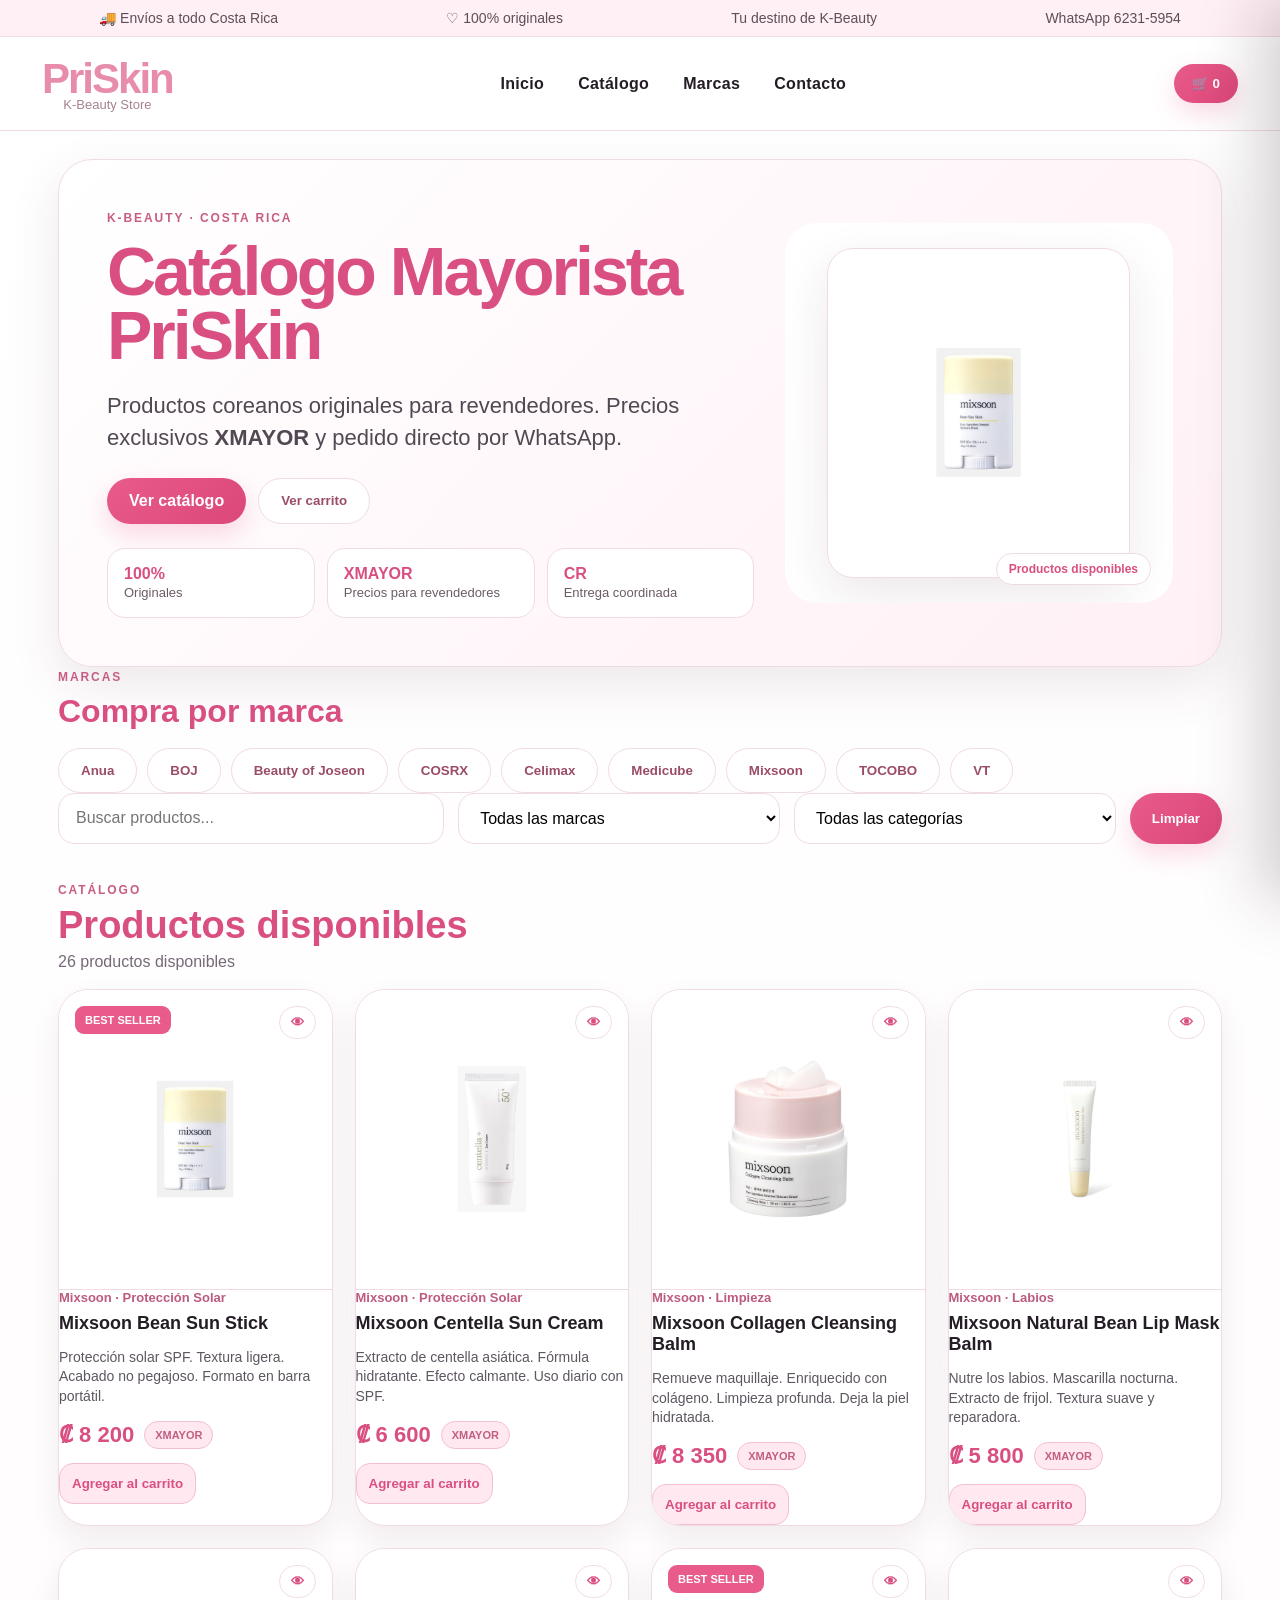
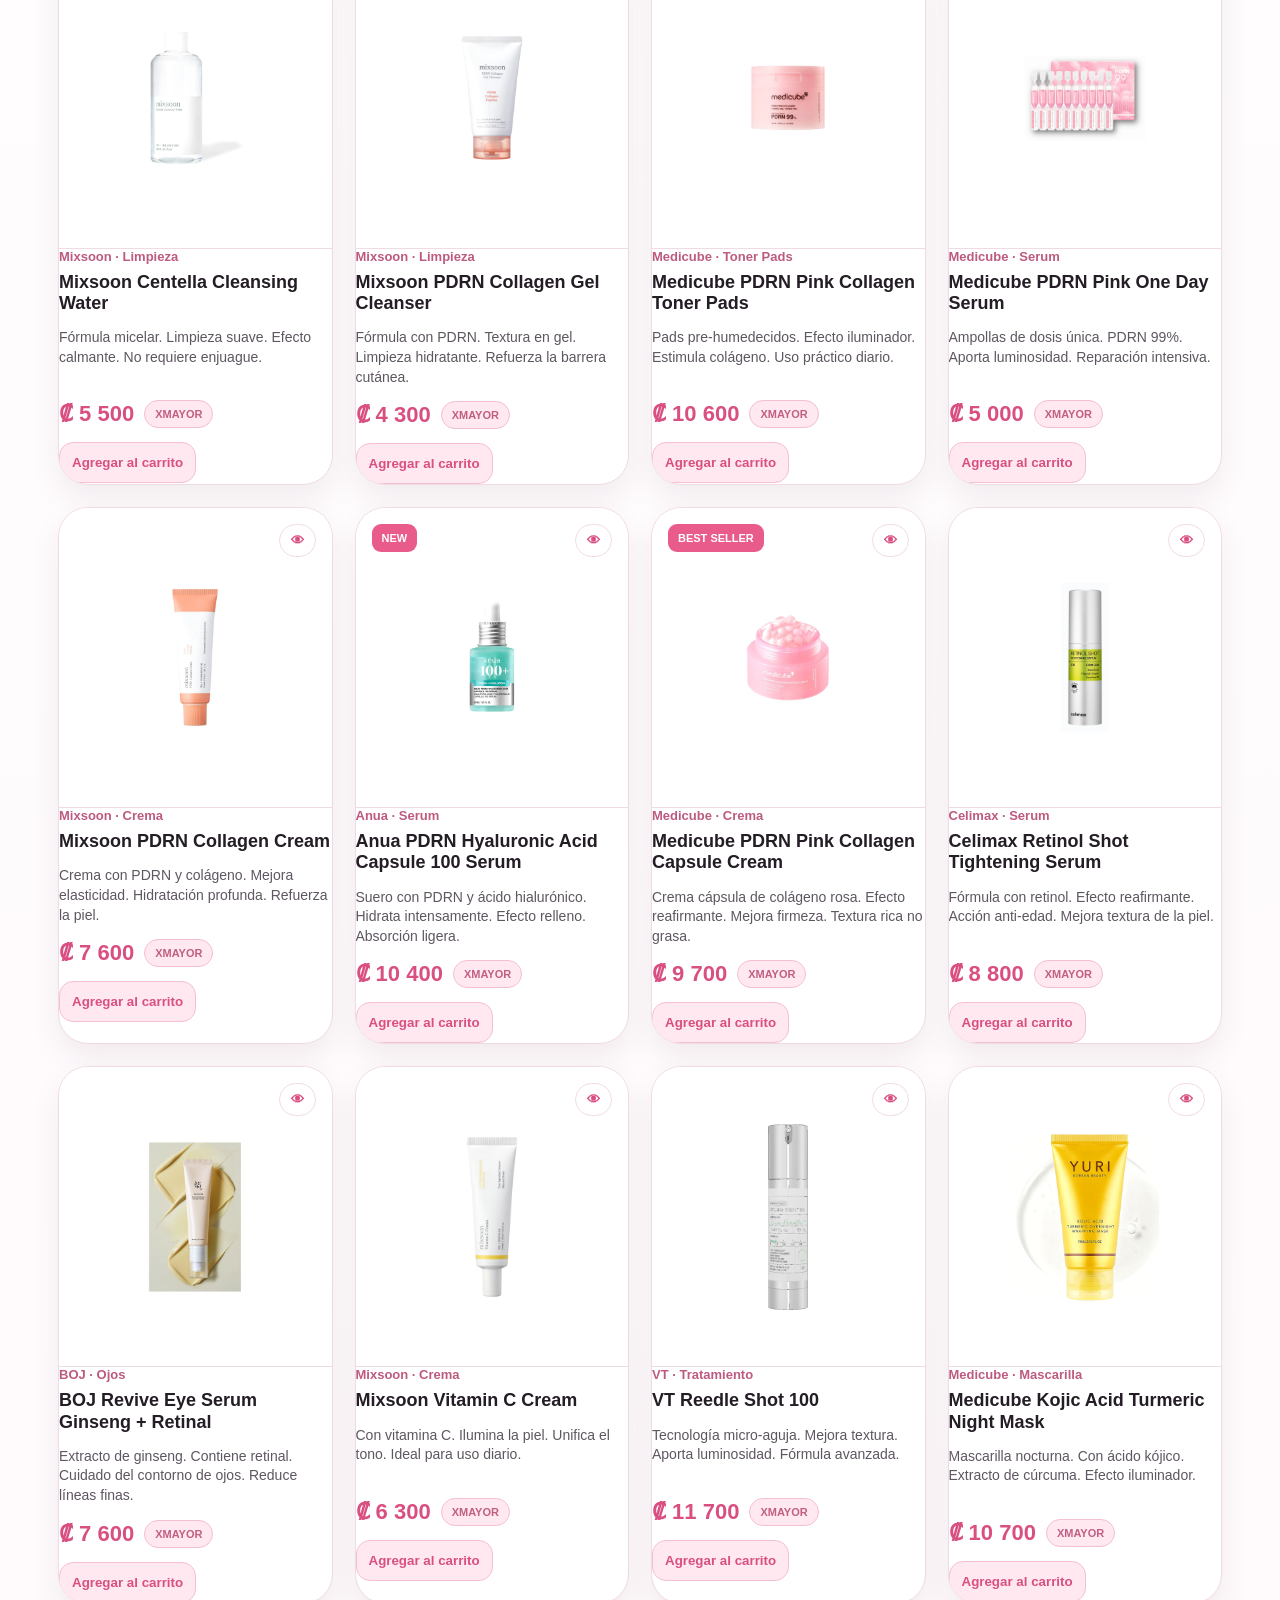
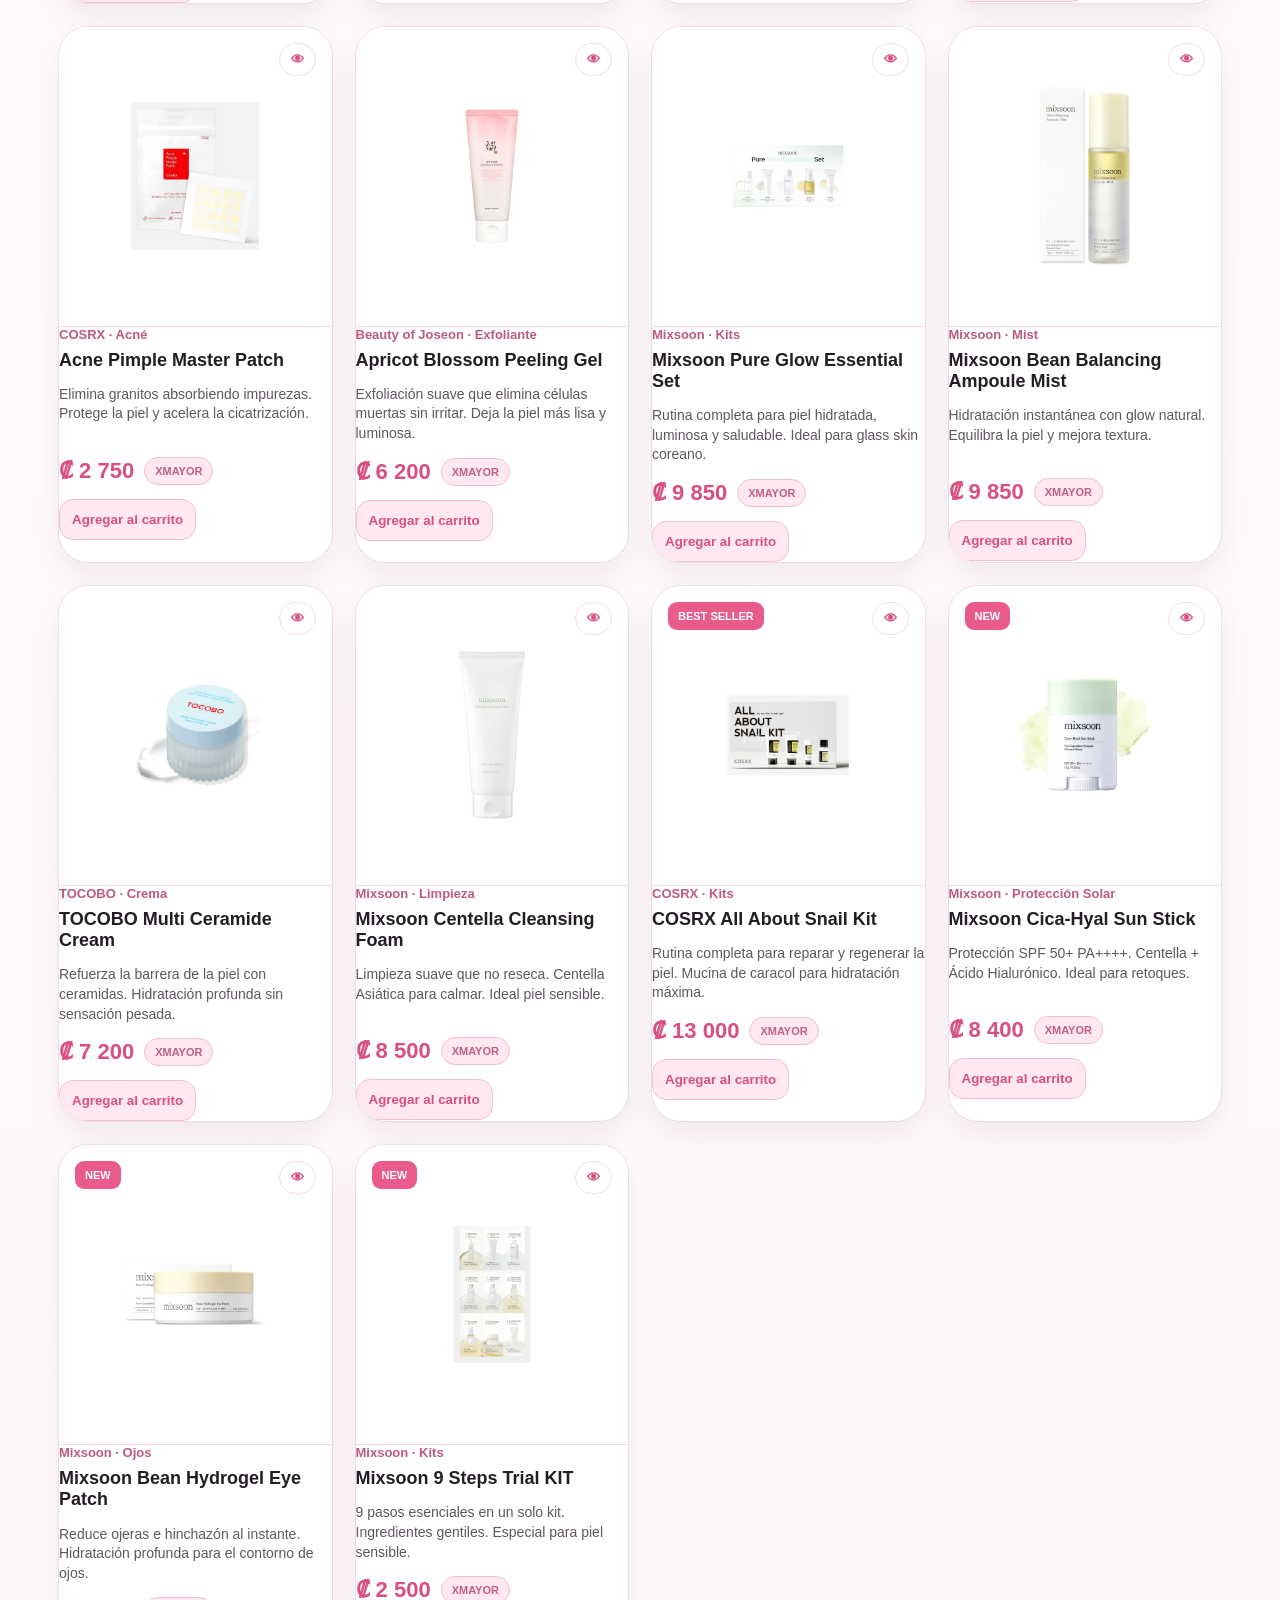
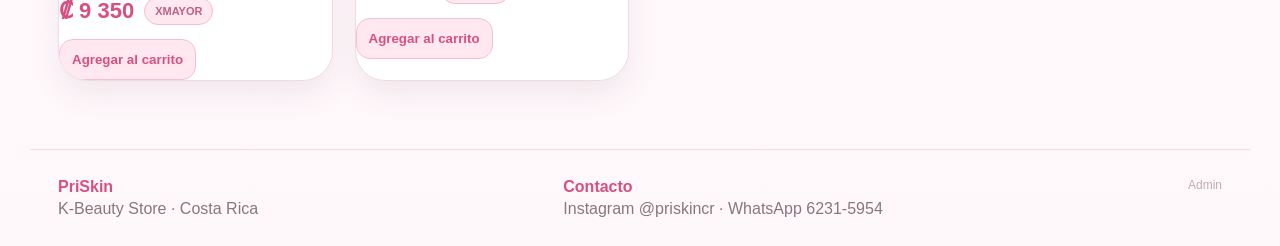
<file: index.html>
<!doctype html>
<html lang="es">
<head>
<meta charset="utf-8"><meta name="viewport" content="width=device-width, initial-scale=1">
<title>PriSkin · Catálogo Mayorista</title>
<link rel="stylesheet" href="css/styles.css">
</head>
<body>
<div class="top-strip"><span>🚚 Envíos a todo Costa Rica</span><span>♡ 100% originales</span><span>Tu destino de K-Beauty</span><span>WhatsApp 6231-5954</span></div>
<header class="topbar">
  <a class="logo" href="#"><b>PriSkin</b><span>K-Beauty Store</span></a>
  <button class="mobile-menu" id="menuBtn">☰</button>
  <nav id="navMenu"><a href="#inicio">Inicio</a><a href="#catalogo">Catálogo</a><a href="#marcas">Marcas</a><a href="#contacto">Contacto</a></nav>
  <button class="cart-btn" id="cartOpen">🛒 <span id="cartCount">0</span></button>
</header>
<main id="inicio">
  <section class="hero">
    <div class="copy">
      <span class="tag">K-Beauty · Costa Rica</span>
      <h1>Catálogo Mayorista PriSkin</h1>
      <p>Productos coreanos originales para revendedores. Precios exclusivos <b>XMAYOR</b> y pedido directo por WhatsApp.</p>
      <div class="buttons"><a href="#catalogo" class="btn">Ver catálogo</a><button class="btn ghost" id="cartOpenHero">Ver carrito</button></div>
      <div class="benefits"><div><b>100%</b><span>Originales</span></div><div><b>XMAYOR</b><span>Precios para revendedores</span></div><div><b>CR</b><span>Entrega coordinada</span></div></div>
    </div>
    <div class="hero-product"><img id="heroImg" src="images/01-mixsoon-bean-sun-stick.jpg" alt="Producto destacado"></div>
  </section>
  <section id="marcas" class="brands-section"><span class="tag">Marcas</span><h2>Compra por marca</h2><div id="brandButtons" class="brand-buttons"></div></section>
  <section class="searchbox" id="catalogo">
    <input id="search" placeholder="Buscar productos...">
    <div id="mobileChips" class="mobile-chips"></div>
    <select id="brandSelect"><option value="">Todas las marcas</option></select>
    <select id="catSelect"><option value="">Todas las categorías</option></select>
    <button id="clearBtn">Limpiar</button>
  </section>
  <section class="section-title"><div><span class="tag">Catálogo</span><h2>Productos disponibles</h2><p id="countText"></p></div></section>
  <section id="productGrid" class="grid"></section>
</main>
<aside class="cart-panel" id="cartPanel"><div class="cart-head"><h2>Tu pedido</h2><button id="cartClose">×</button></div><div id="cartItems" class="cart-items"></div><div class="cart-footer"><div class="cart-total"><span>Total estimado</span><strong id="cartTotal">₡ 0</strong></div><button id="checkoutBtn" class="checkout">Enviar pedido por WhatsApp</button></div></aside>
<div class="overlay" id="overlay"></div>
<div class="modal" id="quickModal"><div class="modal-card"><button class="modal-close" id="modalClose">×</button><div id="modalContent"></div></div></div>
<footer id="contacto"><div><b>PriSkin</b><span>K-Beauty Store · Costa Rica</span></div><div><b>Contacto</b><span>Instagram @priskincr · WhatsApp 6231-5954</span></div><a class="admin-link" href="admin.html">Admin</a></footer>
<nav class="bottom-nav">
  <a href="#inicio">Inicio</a>
  <a href="#catalogo">Buscar</a>
  <button id="cartOpenBottom">Carrito <span id="cartCountBottom">0</span></button>
  <a target="_blank" href="https://wa.me/50662315954">WhatsApp</a>
</nav>
<script src="js/catalog.js"></script>
</body>
</html>
</file>
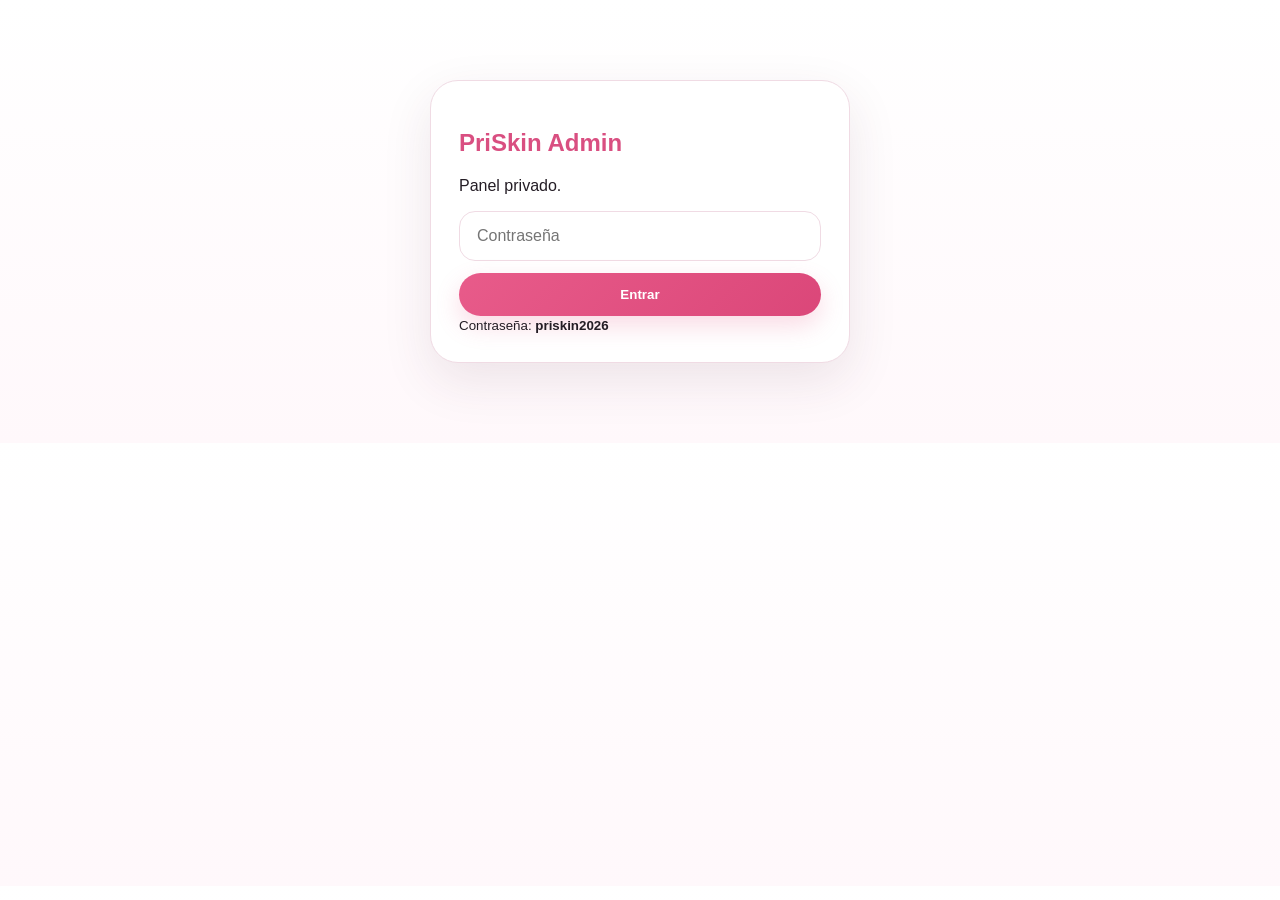
<file: admin.html>
<!doctype html>
<html lang="es">
<head>
<meta charset="utf-8"><meta name="viewport" content="width=device-width, initial-scale=1">
<title>PriSkin Admin</title>
<link rel="stylesheet" href="css/styles.css">
</head>
<body class="admin-page">
<section id="login" class="login">
  <h1>PriSkin Admin</h1>
  <p>Panel privado.</p>
  <input id="password" type="password" placeholder="Contraseña">
  <button id="loginBtn">Entrar</button>
  <small>Contraseña: <b>priskin2026</b></small>
</section>

<main id="dashboard" class="dashboard hidden">
  <aside>
    <a class="logo" href="index.html"><b>PriSkin</b><span>Admin</span></a>
    <button id="newBtn">+ Nuevo producto</button>
    <button id="exportBtn" class="light">Descargar products.json</button>
    <button id="logoutBtn" class="light">Salir</button>
    <p>Los cambios se guardan en tu navegador. Para hacerlos públicos, descarga products.json y reemplázalo en GitHub.</p>
  </aside>
  <section class="admin-main">
    <h1>Productos</h1>
    <div class="editor">
      <input type="hidden" id="productId">
      <input id="name" placeholder="Nombre">
      <input id="brand" placeholder="Marca">
      <input id="category" placeholder="Categoría">
      <input id="price" placeholder="Precio XMAYOR">
      <label>Imagen <input id="image" type="file" accept="image/*"></label>
      <textarea id="description" placeholder="Descripción"></textarea>
      <button id="saveBtn">Guardar</button>
      <button id="cancelBtn" class="light">Limpiar</button>
    </div>
    <div id="adminList" class="admin-list"></div>
  </section>
</main>
<script src="js/admin.js"></script>
</body>
</html>
</file>
<file: css/styles.css>
:root{--pink:#e85b8a;--hot:#db4779;--soft:#fff4f8;--ink:#241d25;--muted:#756977;--line:#f0dbe4;--shadow:0 18px 50px rgba(80,40,58,.10)}
html{scroll-behavior:smooth}*{box-sizing:border-box}
body{margin:0;font-family:Arial,Helvetica,sans-serif;color:var(--ink);background:linear-gradient(#fff,#fff8fb)}
a{text-decoration:none;color:inherit}
.top-strip{display:flex;justify-content:space-around;gap:18px;padding:10px 24px;background:#fff0f5;border-bottom:1px solid var(--line);font-size:14px;color:#5d4f58}
.topbar{position:sticky;top:0;z-index:20;display:flex;justify-content:space-between;align-items:center;gap:24px;padding:18px 42px;background:rgba(255,255,255,.94);border-bottom:1px solid var(--line);backdrop-filter:blur(14px)}
.logo b{font-size:42px;color:#e88cab;letter-spacing:-2px}.logo span{display:block;margin-top:-6px;color:#a58390;text-align:center;font-size:13px}
nav{display:flex;gap:34px;font-weight:900;letter-spacing:.02em}nav a:hover{color:var(--pink)}.mobile-menu{display:none}
button,.btn{border:0;border-radius:999px;background:linear-gradient(135deg,var(--pink),var(--hot));color:white;padding:14px 22px;font-weight:900;cursor:pointer;box-shadow:0 10px 24px rgba(232,91,138,.22)}
.ghost,.light{background:#fff;color:#9a4c68;border:1px solid var(--line);box-shadow:none}.cart-btn{padding:12px 18px}
main{width:min(1220px,100%);margin:auto;padding:28px}
.hero{display:grid;grid-template-columns:1.25fr .75fr;gap:30px;align-items:center;border:1px solid var(--line);border-radius:34px;padding:48px;background:linear-gradient(135deg,#fff,#fff0f6);box-shadow:var(--shadow)}
.tag{display:inline-block;font-size:12px;text-transform:uppercase;letter-spacing:.16em;color:#c75d84;font-weight:900}
.hero h1{font-size:68px;line-height:.94;letter-spacing:-3px;margin:14px 0;color:#d94f81}.hero p{font-size:22px;line-height:1.45;color:#514852;max-width:690px}
.buttons{display:flex;gap:12px;flex-wrap:wrap;margin:24px 0}.benefits{display:grid;grid-template-columns:repeat(3,1fr);gap:12px;margin-top:22px}
.benefits div{background:white;border:1px solid var(--line);border-radius:18px;padding:16px}.benefits b{display:block;color:#d94f81}.benefits span{color:#6b5c67;font-size:13px}
.hero-product{min-height:380px;border-radius:32px;background:radial-gradient(circle,#ffdce9,#fff 64%);display:flex;align-items:center;justify-content:center;overflow:hidden}
.hero-product img{width:78%;height:330px;object-fit:contain;padding:22px;border:1px solid var(--line);background:white;border-radius:26px;box-shadow:var(--shadow);scroll-margin-top:105px}
.brands-section h2{font-size:32px;margin:8px 0 18px;color:#d94f81}.brand-buttons{display:flex;gap:10px;flex-wrap:wrap}
.brand-pill{background:#fff;border:1px solid var(--line);color:#9a4c68;box-shadow:none}.brand-pill:hover{background:#fff0f6}
.searchbox{display:grid;grid-template-columns:1.2fr 1fr 1fr auto;gap:14px}input,select,textarea,label{width:100%;padding:15px 17px;border:1px solid var(--line);border-radius:16px;background:white;font:inherit}
.section-title{display:flex;justify-content:space-between;align-items:flex-end;margin:36px 0 18px}.section-title h2{font-size:38px;color:#d94f81;margin:6px 0}.section-title p{color:var(--muted);margin:0}
.grid{display:grid;grid-template-columns:repeat(4,1fr);gap:22px}
.card{position:relative;background:white;border:1px solid var(--line);border-radius:26px;overflow:hidden;box-shadow:0 14px 30px rgba(80,40,58,.08);transition:.22s;display:flex;flex-direction:column}
.card:hover{transform:translateY(-5px);box-shadow:var(--shadow)}
.badge{position:absolute;top:16px;left:16px;z-index:2;background:#e85b8a;color:white;font-size:11px;font-weight:900;border-radius:9px;padding:8px 10px}
.quick{position:absolute;top:16px;right:16px;z-index:2;background:white;color:#d94f81;border:1px solid var(--line);box-shadow:none;padding:8px 11px}
.pic{height:285px;background:linear-gradient(135deg,#fff,#fff1f6 60%,#edf9fb);display:flex;align-items:center;justify-content:center;padding:28px}
.pic img{width:100%;height:100%;object-fit:contain;object-position:center center;display:block;display:flex;flex-direction:column;flex:1}.brand{color:#bd5a80;font-size:13px;font-weight:900}.body h3{font-size:18px;line-height:1.18;margin:8px 0}.body p{color:#5e5660;line-height:1.4;font-size:14px;min-height:58px}
.price{font-size:22px;font-weight:900;color:#d94f81}.pill{font-size:11px;color:#c15f83;font-weight:900;background:#ffe8f0;border:1px solid #f4bfd0;border-radius:999px;padding:7px 10px}.price-line{display:flex;align-items:center;gap:10px;margin-top:auto}
.add-cart{display:block;text-align:center;margin-top:14px;border-radius:14px;background:#ffe8f0;color:#d94f81;border:1px solid #f4bfd0;padding:12px;font-weight:900;box-shadow:none}
.overlay{position:fixed;inset:0;background:rgba(30,20,28,.38);z-index:30;display:none}.overlay.open{display:block}
.cart-panel{position:fixed;top:0;right:-440px;width:min(440px,100%);height:100vh;background:white;z-index:40;box-shadow:-20px 0 60px rgba(40,20,30,.2);transition:.25s;display:flex;flex-direction:column}.cart-panel.open{right:0}
.cart-head{display:flex;justify-content:space-between;align-items:center;padding:22px;border-bottom:1px solid var(--line)}.cart-head h2{margin:0;color:#d94f81}.cart-head button{padding:8px 13px}
.cart-items{flex:1;overflow:auto;padding:16px}.cart-item{display:grid;grid-template-columns:62px 1fr auto;gap:12px;align-items:center;border-bottom:1px solid var(--line);padding:12px 0}.cart-item img{width:62px;height:62px;border-radius:12px;object-fit:contain;background:#fff4f8}.cart-item h4{margin:0;font-size:14px}.cart-item p{margin:4px 0;color:var(--muted);font-size:13px}.qty{display:flex;align-items:center;gap:7px}.qty button{padding:5px 9px;box-shadow:none}
.cart-footer{border-top:1px solid var(--line);padding:18px}.cart-total{display:flex;justify-content:space-between;margin-bottom:14px}.checkout{width:100%;border-radius:16px}
.modal{position:fixed;inset:0;background:rgba(30,20,28,.45);z-index:50;display:none;align-items:center;justify-content:center;padding:18px}.modal.open{display:flex}.modal-card{position:relative;background:white;width:min(780px,100%);border-radius:28px;padding:24px}.modal-close{position:absolute;right:16px;top:16px;padding:8px 13px}.modal-grid{display:grid;grid-template-columns:300px 1fr;gap:24px}.modal-grid img{width:100%;height:320px;object-fit:contain;background:#fff4f8;border-radius:22px}.modal-grid h2{color:#d94f81;margin:0 0 10px}
footer{width:min(1220px,100%);margin:40px auto 0;padding:28px;color:#8a7580;border-top:1px solid var(--line);display:flex;justify-content:space-between;gap:16px;scroll-margin-top:100px}footer b{display:block;color:#d94f81}footer span{display:block;margin-top:4px}.admin-link{font-size:12px;color:#c3a9b4}
.hidden{display:none!important}.login{max-width:420px;margin:80px auto;background:white;border:1px solid var(--line);border-radius:28px;padding:28px;box-shadow:var(--shadow)}.login h1{color:#d94f81}.login button{width:100%;margin-top:12px}
.dashboard{display:grid;grid-template-columns:280px 1fr;max-width:none;width:100%;padding:0}.dashboard aside{min-height:100vh;background:#2b2028;color:white;padding:30px;display:flex;flex-direction:column;gap:14px}.dashboard aside .logo b{color:#ffb5cd}.dashboard aside p{color:#d7bdc8;font-size:13px;line-height:1.45}.admin-main{padding:32px}.admin-main h1{font-size:46px;color:#d94f81}.editor{display:grid;grid-template-columns:repeat(2,1fr);gap:12px;background:white;border:1px solid var(--line);border-radius:24px;padding:18px;margin-bottom:22px;box-shadow:var(--shadow)}.editor textarea{grid-column:1/-1;min-height:86px}.admin-list{display:grid;gap:12px}.row{display:grid;grid-template-columns:78px 1fr auto;gap:16px;align-items:center;background:white;border:1px solid var(--line);border-radius:18px;padding:12px}.row img{width:78px;height:78px;object-fit:contain;object-position:center;border-radius:14px;background:#fff4f8}.row h3{margin:0}.row p{margin:4px 0;color:var(--muted)}.row-actions{display:flex;gap:8px;flex-wrap:wrap}.row-actions button{padding:9px 12px;font-size:13px}.unavailable{opacity:.45}
@media(max-width:1050px){.grid{grid-template-columns:repeat(3,1fr)}}
@media(max-width:850px){.grid{grid-template-columns:repeat(2,1fr)}.hero{grid-template-columns:1fr}.searchbox{grid-template-columns:1fr}.benefits{grid-template-columns:1fr}.dashboard{grid-template-columns:1fr}.dashboard aside{min-height:auto}.editor{grid-template-columns:1fr}.modal-grid{grid-template-columns:1fr}}
@media(max-width:650px){.top-strip{display:none}.topbar{padding:14px 18px;flex-wrap:wrap}.logo b{font-size:31px}.mobile-menu{display:block}nav{display:none;width:100%;flex-direction:column;gap:8px;padding-top:12px}nav.open{display:flex}main{padding:16px}.hero{padding:25px}.hero h1{font-size:42px}.hero p{font-size:18px}.grid{grid-template-columns:1fr}.section-title{flex-direction:column;align-items:flex-start}.row{grid-template-columns:64px 1fr}.row-actions{grid-column:1/-1}footer{flex-direction:column}.pic{height:310px}}


/* V7 MOBILE PREMIUM */
.mobile-chips{display:none}
.bottom-nav{display:none}

.card{
  border-radius:30px;
}
.pic{
  background:linear-gradient(145deg,#fff,#fff4f8 58%,#eefaff);
  min-height:300px;
}
.pic img{
  max-width:92%;
  max-height:92%;
  margin:auto;
}
.add-cart{
  transition:.18s;
}
.add-cart:active{
  transform:scale(.98);
}

@media(max-width:850px){
  body{padding-bottom:76px}
  .topbar{
    top:0;
    padding:12px 16px;
  }
  .topbar nav{
    display:none;
    width:100%;
    flex-direction:column;
    gap:6px;
    padding:10px 0 2px;
  }
  .topbar nav.open{display:flex}
  .mobile-menu{display:block}
  .cart-btn{display:none}
  main{padding:14px}
  .hero{
    padding:24px;
    border-radius:28px;
  }
  .hero h1{
    font-size:40px;
    letter-spacing:-1.8px;
  }
  .hero p{
    font-size:17px;
  }
  .hero-showcase{
    min-height:260px;
  }
  .hero-showcase img{
    height:235px;
  }
  .benefits{
    grid-template-columns:1fr;
  }
  .brands-section{
    padding:18px;
  }
  .brand-buttons{
    overflow-x:auto;
    flex-wrap:nowrap;
    padding-bottom:4px;
  }
  .brand-pill{
    white-space:nowrap;
  }
  .searchbox{
    position:sticky;
    top:74px;
    z-index:12;
    grid-template-columns:1fr;
    padding:12px;
    border-radius:22px;
  }
  .searchbox select{
    display:none;
  }
  .mobile-chips{
    display:flex;
    gap:8px;
    overflow-x:auto;
    padding-bottom:4px;
  }
  .chip{
    border:1px solid var(--line);
    background:#fff;
    color:#9a4c68;
    box-shadow:none;
    white-space:nowrap;
    padding:9px 13px;
    font-size:13px;
  }
  .chip.active{
    background:#ffe8f0;
    color:#d94f81;
  }
  .grid{
    grid-template-columns:1fr;
    gap:18px;
  }
  .card{
    border-radius:30px;
  }
  .pic{
    height:360px;
    padding:34px;
  }
  .body{
    padding:20px;
  }
  .body h3{
    font-size:21px;
  }
  .body p{
    font-size:15px;
    min-height:auto;
  }
  .price{
    font-size:24px;
  }
  .add-cart{
    padding:15px;
    font-size:16px;
  }
  .quick{
    padding:10px 13px;
  }
  .bottom-nav{
    display:grid;
    grid-template-columns:repeat(4,1fr);
    position:fixed;
    left:10px;
    right:10px;
    bottom:10px;
    z-index:25;
    background:rgba(255,255,255,.95);
    backdrop-filter:blur(12px);
    border:1px solid var(--line);
    border-radius:24px;
    box-shadow:0 12px 35px rgba(80,40,58,.18);
    overflow:hidden;
  }
  .bottom-nav a,.bottom-nav button{
    background:transparent;
    color:#8b5268;
    box-shadow:none;
    border-radius:0;
    padding:12px 6px;
    font-size:12px;
    font-weight:900;
    text-align:center;
  }
  .cart-panel{
    top:auto;
    right:0;
    bottom:-100vh;
    width:100%;
    height:82vh;
    border-radius:28px 28px 0 0;
  }
  .cart-panel.open{
    bottom:0;
    right:0;
  }
  .modal{
    align-items:flex-end;
    padding:0;
  }
  .modal-card{
    width:100%;
    border-radius:28px 28px 0 0;
    max-height:88vh;
    overflow:auto;
  }
  .modal-grid img{
    height:280px;
  }
}

@media(min-width:851px){
  .mobile-menu{display:none!important}
}

/* V8 HD product image refinement */
.pic{background:#fff!important;padding:10px!important}
.pic img{object-fit:contain!important;filter:none!important;border-radius:20px;transition:transform .25s ease}
.card:hover .pic img{transform:scale(1.035)}
.hero-showcase img,.hero-product img{object-fit:contain!important;filter:none!important}
.cart-item img,.modal-grid img,.row img{object-fit:contain!important;background:#fff!important}
@media(max-width:850px){.pic{height:360px!important;padding:12px!important}}


/* V8.1 CLEAN PRODUCT IMAGES */
.pic{
  background:#fff !important;
  box-shadow:none !important;
  border-bottom:1px solid var(--line);
  overflow:hidden;
}
.pic img{
  object-fit:contain !important;
  object-position:center center !important;
  filter:none !important;
  mix-blend-mode:normal !important;
  background:transparent !important;
  transform:none;
}
.card:hover .pic img{
  transform:scale(1.035);
}
.hero-product,
.hero-showcase{
  background:radial-gradient(circle,#fff4f8 0%,#ffffff 68%) !important;
}
.hero-product img,
.hero-showcase img,
.modal-grid img,
.cart-item img,
.row img{
  object-fit:contain !important;
  filter:none !important;
  background:#fff !important;
}
.modal-grid img{
  border:1px solid var(--line);
}
@media(max-width:850px){
  .pic{
    background:#fff !important;
  }
}


/* V8.2 HERO PRODUCT SLIDER */
#heroImg{
  transition: opacity .22s ease, transform .35s ease;
}
#heroImg.fade-out{
  opacity:0;
  transform:scale(.96);
}
.hero-product,
.hero-showcase{
  position:relative;
}
.hero-product::after,
.hero-showcase::after{
  content:"Productos disponibles";
  position:absolute;
  bottom:18px;
  right:22px;
  font-size:12px;
  font-weight:900;
  color:#d94f81;
  background:#fff;
  border:1px solid var(--line);
  border-radius:999px;
  padding:8px 12px;
}
</file>
